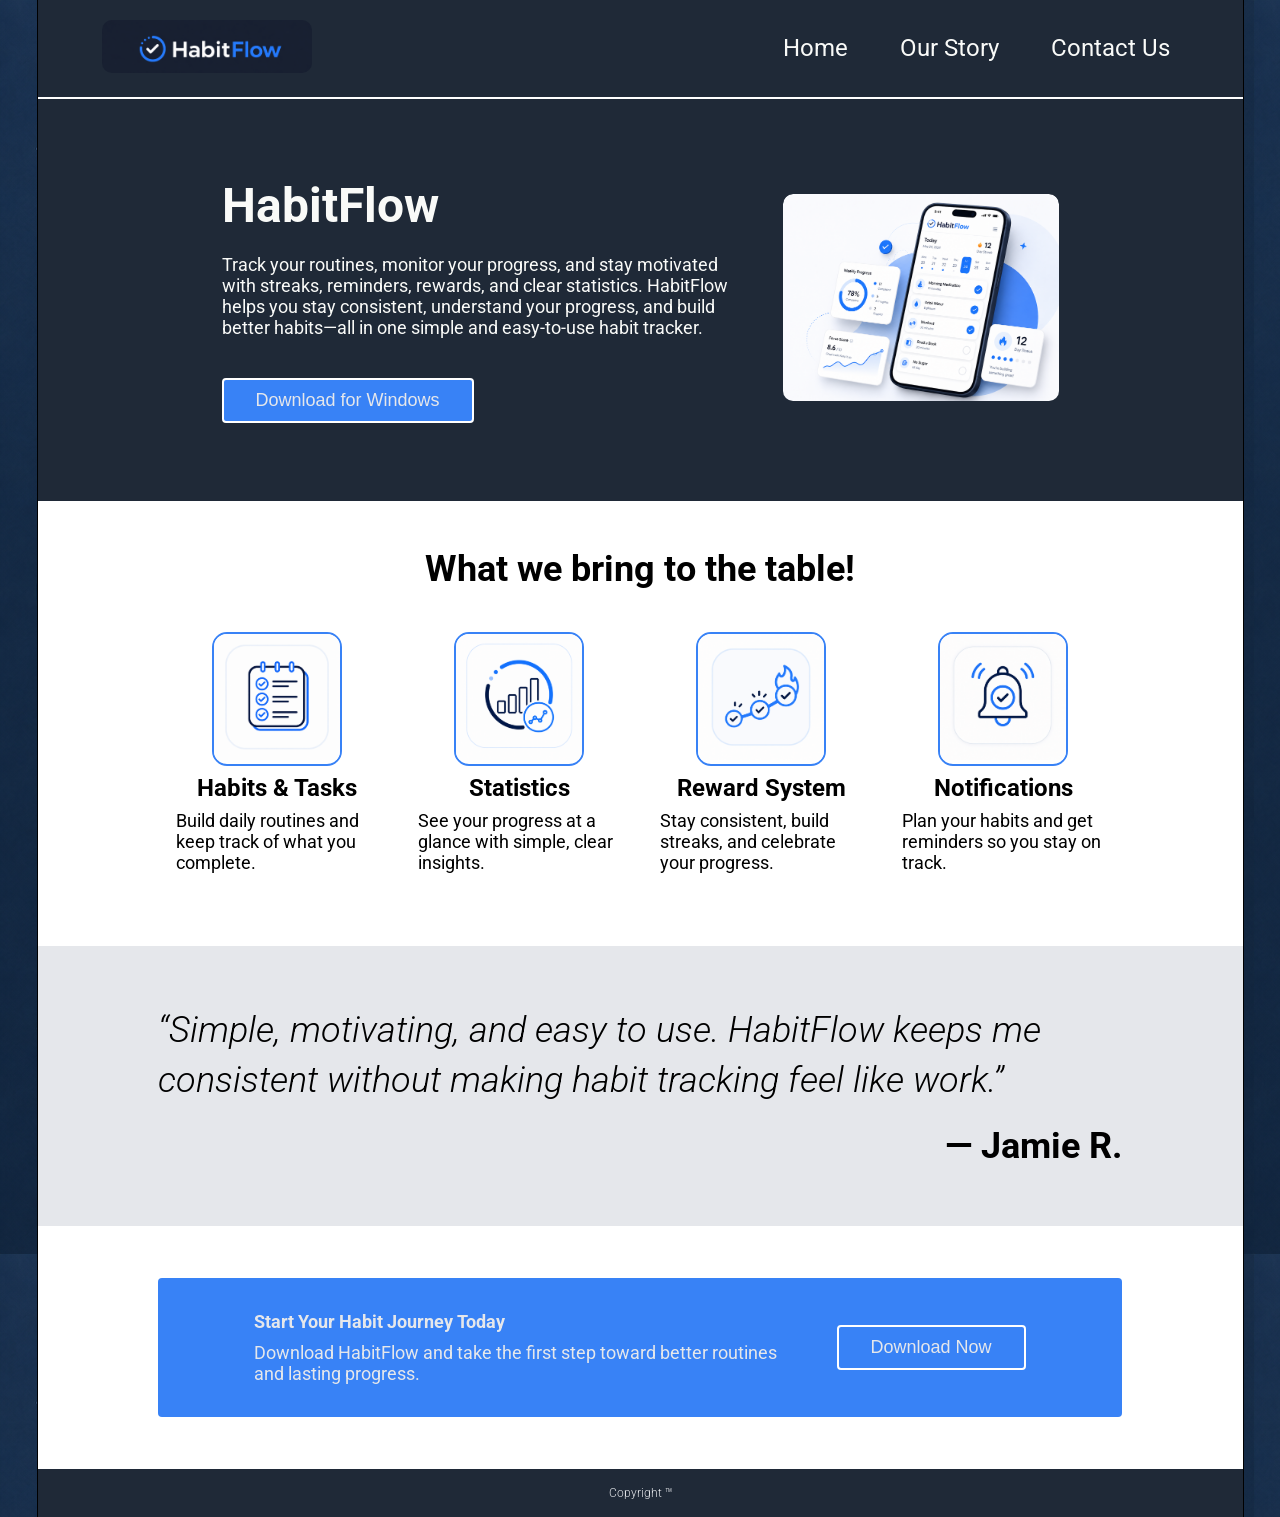
<file: index.html>
<!doctype html>
<html lang="en">
  <head>
    <meta charset="UTF-8" />
    <meta name="viewport" content="width=device-width, initial-scale=1.0" />

    <link rel="stylesheet" href="./stylesheet.css" />

    <link rel="stylesheet" href="./base.css" />
    <link rel="stylesheet" href="./index.css" />

    <link rel="preconnect" href="https://fonts.googleapis.com" />
    <link rel="preconnect" href="https://fonts.gstatic.com" crossorigin />

    <link
      href="https://fonts.googleapis.com/css2?family=Roboto:wght@400;500;600;700&display=swap"
      rel="stylesheet"
    />

    <title>Homepage</title>
  </head>

  <body>
    <header>
      <nav>
        <div class="nav-content">
          <a href="./index.html">
            <picture>
              <source srcset="./assets/default/logoImage2.webp" />
              <img src="./assets/fallback/logoImage2.png" alt="Brand logo" />
            </picture>
          </a>

                <ul class="nav-content__options">
                    <li>
                        <a href="./index.html">
                            <p>
                                Home
                            </p>
                        </a>
                    </li>
                    <li>
                        <a href="./ourStory.html">
                            <p>
                                Our Story
                            </p>
                        </a>
                    </li>
                    <li>
                        <a href="./contactUs.html">
                            <p>
                                Contact Us
                            </p>
                        </a>
                    </li>
                </ul>
                <input type="checkbox" id="ham-toggle" class="ham-toggle">

          <label for="ham-toggle" class="ham-btn-mobile">
            <picture>
              <source srcset="./assets/default/hamburgerIcon.webp" />
              <img src="./assets/fallback/hamburgerIcon.png" alt="Menu" />
            </picture>
          </label>
          <div class="ham-btn-mobile__dropdown-container">
            <ul class="ham-btn-mobile__dropdown">
              <li><a href="./index.html">Home</a></li>
              <li><a href="./ourStory.html">Our Story</a></li>
              <li><a href="./contactUs.html">Contact Us</a></li>
            </ul>
          </div>
        </div>
      </nav>
    </header>

    <main>
      <section class="section-hero">
        <article>
          <div class="section-hero__text-container">
            <h1>HabitFlow</h1>
            <p>
              Track your routines, monitor your progress, and stay motivated
              with streaks, reminders, rewards, and clear statistics. HabitFlow
              helps you stay consistent, understand your progress, and build
              better habits—all in one simple and easy-to-use habit tracker.
            </p>
            <button
              id="download-button"
              type="button"
              onclick="alert('Thank you for downloading HabitFlow!')"
            >
              <span>Download for Windows</span>
            </button>
          </div>
          <picture>
            <source srcset="./assets/default/mainProductImage.webp" />
            <img
              src="./assets/fallback/mainProductImage.png"
              alt="picture of the HabitFlow app on a smartphone"
            />
          </picture>
        </article>
      </section>
      <section class="section-features">
        <h2>What we bring to the table!</h2>
        <div class="section-features__content">
          <article>
            <picture>
              <source srcset="./assets/default/featureIconTasks.webp" />
              <img
                src="./assets/fallback/featureIconTasks.png"
                alt="icon of notepad"
              />
            </picture>
            <h3>Habits & Tasks</h3>
            <p>Build daily routines and keep track of what you complete.</p>
          </article>
          <article>
            <picture>
              <source srcset="./assets/default/featureIconStatistics.webp" />
              <img
                src="./assets/fallback/featureIconStatistics.png"
                alt="icon of notepad"
              />
            </picture>
            <h3>Statistics</h3>
            <p>See your progress at a glance with simple, clear insights.</p>
          </article>
          <article>
            <picture>
              <source srcset="./assets/default/featureIconStreak.webp" />
              <img
                src="./assets/fallback/featureIconStreak.png"
                alt="icon of notepad"
              />
            </picture>
            <h3>Reward System</h3>
            <p>Stay consistent, build streaks, and celebrate your progress.</p>
          </article>
          <article>
            <picture>
              <source srcset="./assets/default/featureIconNotifications.webp" />
              <img
                src="./assets/fallback/featureIconNotifications.png"
                alt="icon of notepad"
              />
            </picture>
            <h3>Notifications</h3>
            <p>Plan your habits and get reminders so you stay on track.</p>
          </article>
        </div>
      </section>
      <section class="section-quotes">
        <article>
          <p>
            “Simple, motivating, and easy to use. HabitFlow keeps me consistent
            without making habit tracking feel like work.”
          </p>
          <span>
            <strong>— Jamie R.</strong>
          </span>
        </article>
      </section>
      <section class="section-cta">
        <article>
          <div class="section-cta__text-container">
            <h3>Start Your Habit Journey Today</h3>
            <p>
              Download HabitFlow and take the first step toward better routines
              and lasting progress.
            </p>
          </div>
          <button
            id="download-button"
            type="button"
            onclick="alert('Thank you for downloading HabitFlow!')"
          >
            <span>Download Now</span>
          </button>
        </article>
      </section>
    </main>

    <footer>
      <span>Copyright ™</span>
    </footer>
  </body>
</html>
</file>
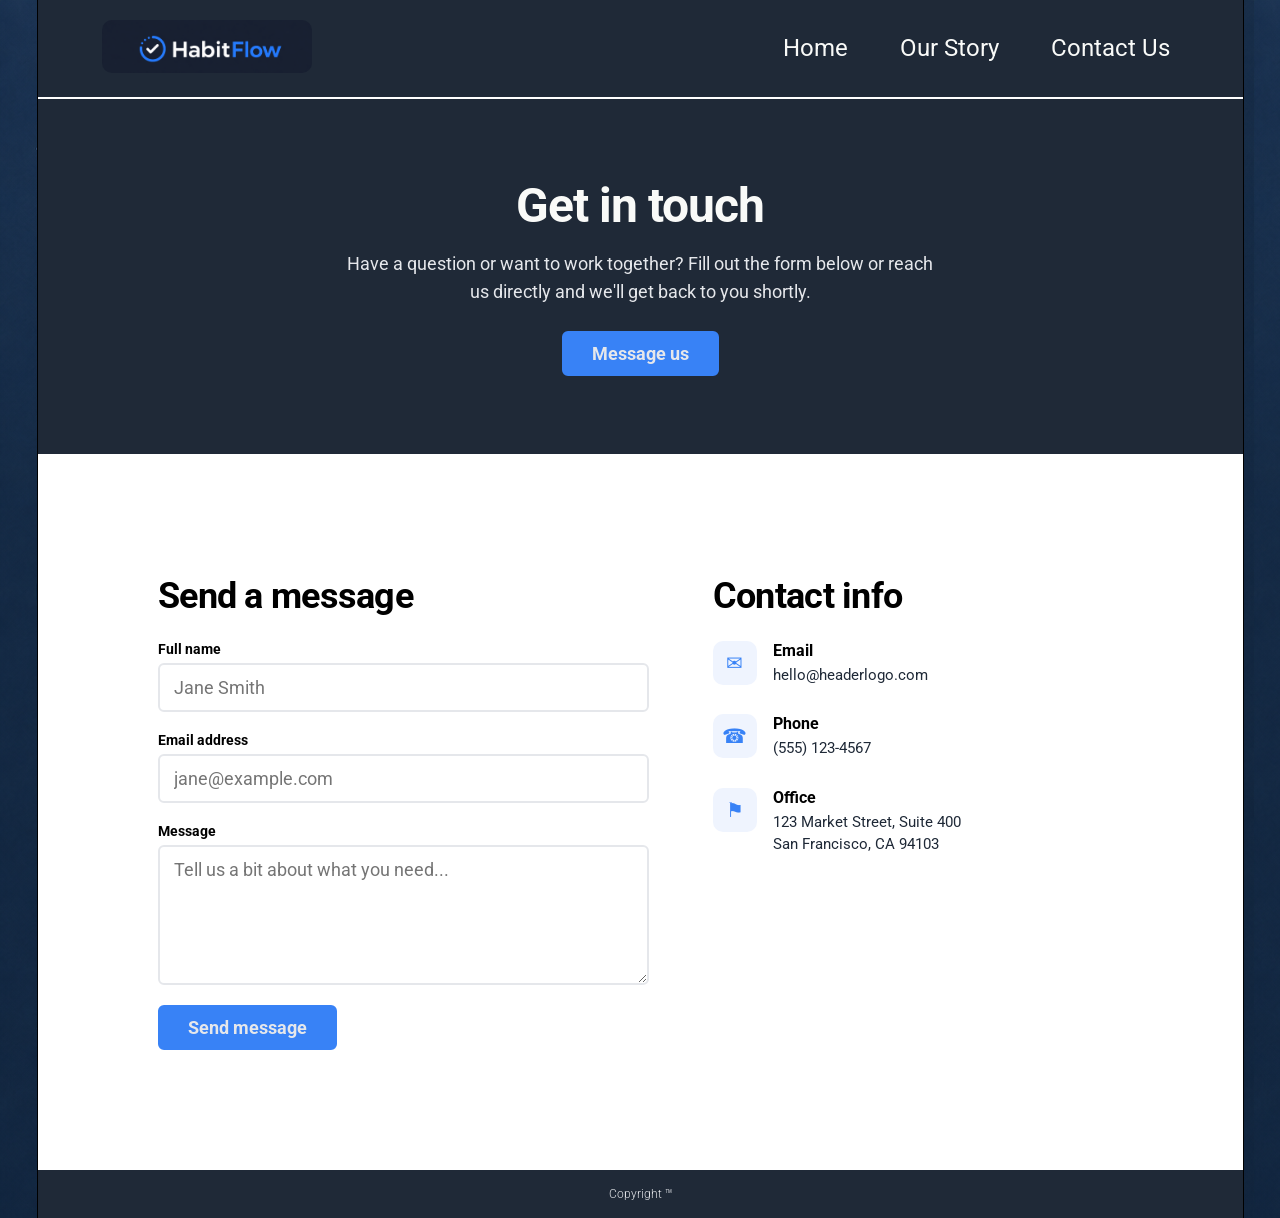
<file: contactUs.html>
<!doctype html>
<html lang="en">
  <head>
    <meta charset="UTF-8" />
    <meta name="viewport" content="width=device-width, initial-scale=1.0" />
    <title>Contact Us</title>

    <link rel="preconnect" href="https://fonts.googleapis.com" />
    <link rel="preconnect" href="https://fonts.gstatic.com" crossorigin />
    <link
      href="https://fonts.googleapis.com/css2?family=Roboto:wght@400;500;700;800&display=swap"
      rel="stylesheet"
    />

    <link rel="stylesheet" href="./base.css" />
    <link rel="stylesheet" href="./contactUs.css" />
  </head>
  <body>
    <header>
      <nav>
        <div class="nav-content">
          <a href="./index.html">
            <picture>
              <source srcset="./assets/default/logoImage2.webp" />
              <img src="./assets/fallback/logoImage2.png" alt="Brand logo" />
            </picture>
          </a>

          <ul class="nav-content__options">
            <li>
              <a href="./index.html">
                <p>Home</p>
              </a>
            </li>
            <li>
              <a href="./ourStory.html">
                <p>Our Story</p>
              </a>
            </li>
            <li>
              <a href="./contactUs.html">
                <p>Contact Us</p>
              </a>
            </li>
          </ul>

          <input type="checkbox" id="ham-toggle" class="ham-toggle" />

          <label for="ham-toggle" class="ham-btn-mobile">
            <picture>
              <source srcset="./assets/default/hamburgerIcon.webp" />
              <img src="./assets/fallback/hamburgerIcon.png" alt="Menu" />
            </picture>
          </label>
          <div class="ham-btn-mobile__dropdown-container">
            <ul class="ham-btn-mobile__dropdown">
              <li><a href="./index.html">Home</a></li>
              <li><a href="./ourStory.html">Our Story</a></li>
              <li><a href="./contactUs.html">Contact Us</a></li>
            </ul>
          </div>
        </div>
      </nav>
    </header>

    <main>
      <section class="page-hero">
        <h1>Get in touch</h1>
        <p>
          Have a question or want to work together? Fill out the form below or
          reach us directly and we'll get back to you shortly.
        </p>
        <a href="#message-form" class="page-hero__cta">Message us</a>
      </section>

      <section class="contact-wrap">
        <div class="contact-form">
          <h2>Send a message</h2>
          <form id="message-form">
            <div class="field">
              <label for="name">Full name</label>
              <input
                type="text"
                id="name"
                name="name"
                placeholder="Jane Smith"
                required
              />
            </div>
            <div class="field">
              <label for="email">Email address</label>
              <input
                type="email"
                id="email"
                name="email"
                placeholder="jane@example.com"
                required
              />
            </div>
            <div class="field">
              <label for="message">Message</label>
              <textarea
                id="message"
                name="message"
                placeholder="Tell us a bit about what you need..."
                required
              ></textarea>
            </div>
            <button type="submit" class="btn">Send message</button>
          </form>
        </div>

        <div class="contact-info">
          <h2>Contact info</h2>
          <div class="contact-info-item">
            <div class="icon">&#9993;</div>
            <div>
              <h4>Email</h4>
              <p>hello@headerlogo.com</p>
            </div>
          </div>
          <div class="contact-info-item">
            <div class="icon">&#9742;</div>
            <div>
              <h4>Phone</h4>
              <p>(555) 123-4567</p>
            </div>
          </div>
          <div class="contact-info-item">
            <div class="icon">&#9873;</div>
            <div>
              <h4>Office</h4>
              <p>123 Market Street, Suite 400<br />San Francisco, CA 94103</p>
            </div>
          </div>
        </div>
      </section>
    </main>

    <footer>
      <span>Copyright ™</span>
    </footer>
  </body>
</html>
</file>
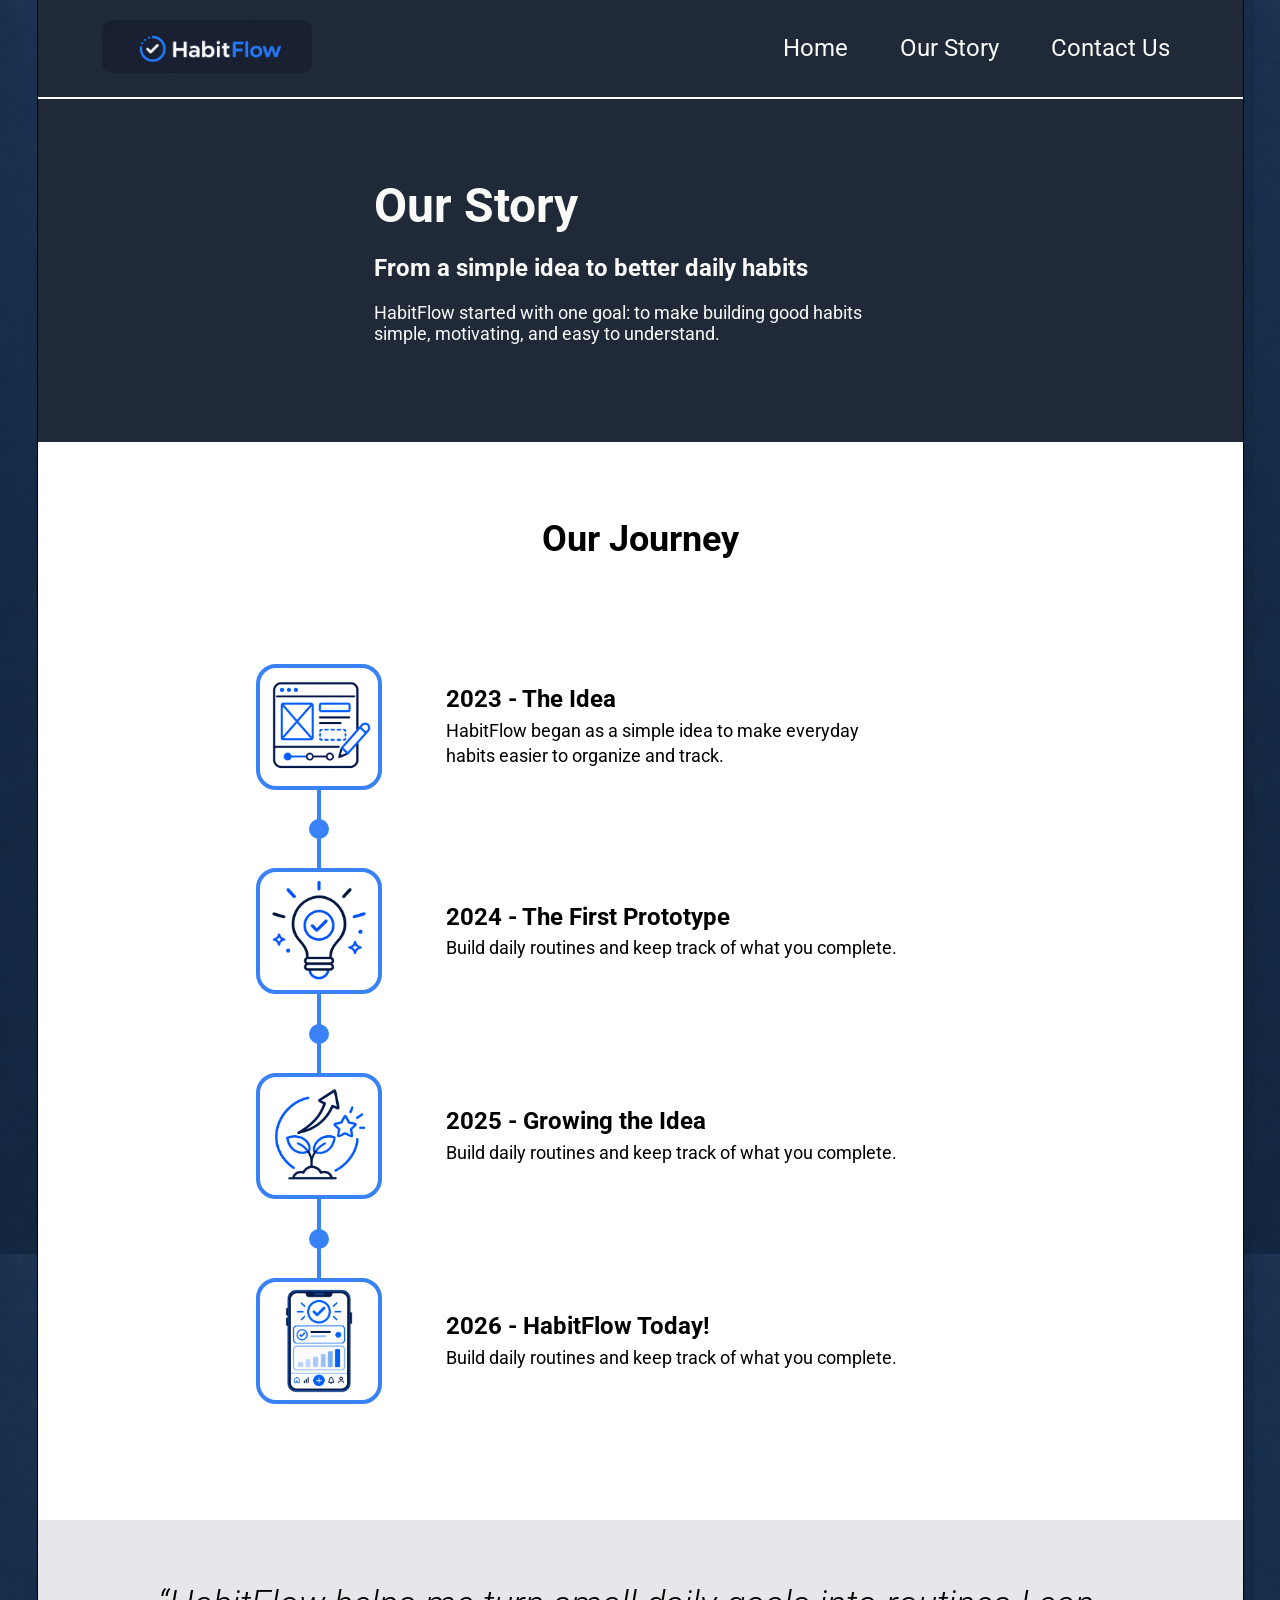
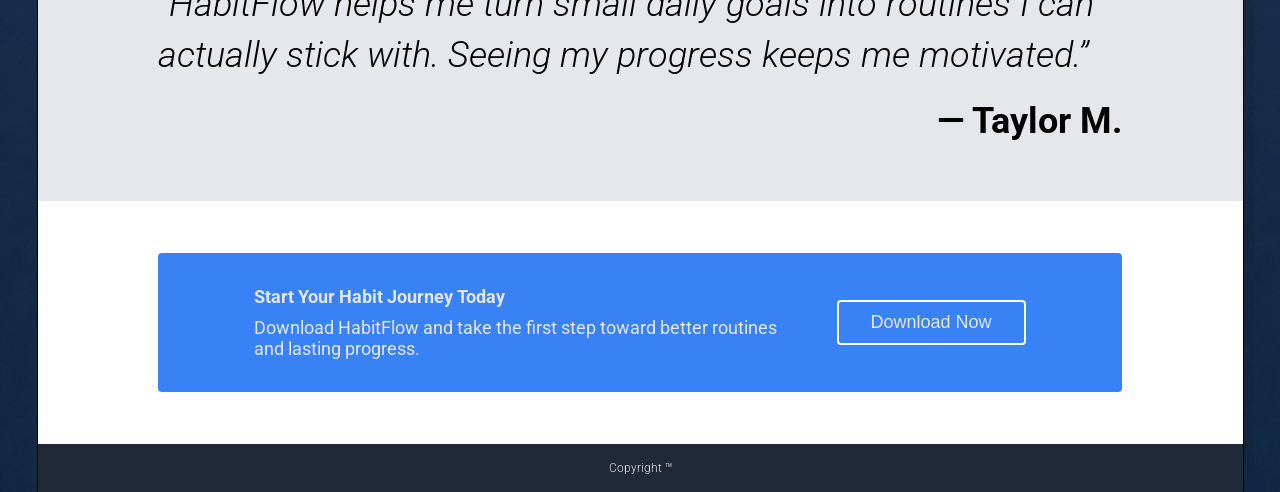
<file: ourStory.html>
<!doctype html>
<html lang="en">
  <head>
    <meta charset="UTF-8" />
    <meta name="viewport" content="width=device-width, initial-scale=1.0" />

        <link rel="stylesheet" href="./base.css">
    <link rel="stylesheet" href="./index.css">
    <link rel="stylesheet" href="./ourstory.css">

    <link rel="preconnect" href="https://fonts.googleapis.com" />
    <link rel="preconnect" href="https://fonts.gstatic.com" crossorigin />

    <link
      href="https://fonts.googleapis.com/css2?family=Roboto:wght@400;500;600;700&display=swap"
      rel="stylesheet"
    />

    <title>Our Story</title>
  </head>

  <body>
    <header>
      <nav>
        <div class="nav-content">
          <a href="./index.html">
            <picture>
              <source srcset="./assets/default/logoImage2.webp" />
              <img src="./assets/fallback/logoImage2.png" alt="Brand logo" />
            </picture>
          </a>

          <ul class="nav-content__options">
            <li>
              <a href="./index.html">
                <p>Home</p>
              </a>
            </li>
            <li>
              <a href="./ourStory.html">
                <p>Our Story</p>
              </a>
            </li>
             <li>
              <a href="./contactUs.html">
                <p>Contact Us</p>
              </a>
            </li>
          </ul>
          <input type="checkbox" id="ham-toggle" class="ham-toggle" />

          <label for="ham-toggle" class="ham-btn-mobile">
            <picture>
              <source srcset="./assets/default/hamburgerIcon.webp" />
              <img src="./assets/fallback/hamburgerIcon.png" alt="Menu" />
            </picture>
          </label>
          <div class="ham-btn-mobile__dropdown-container">
            <ul class="ham-btn-mobile__dropdown">
              <li><a href="./index.html">Home</a></li>
              <li><a href="./ourStory.html">Our Story</a></li>
              <li><a href="./contactUs.html">Contact Us</a></li>
            </ul>
          </div>
        </div>
      </nav>
    </header>

    <main>
      <section class="section-hero">
        <article>
          <div class="section-hero__text-container">
            <h1>Our Story</h1>
            <h2>From a simple idea to better daily habits</h2>
            <p>
              HabitFlow started with one goal: to make building good habits simple, motivating, and easy to understand.
            </p>
        </article>
      </section>
<section class="section-timeline">
  <h2>Our Journey</h2>

  <div class="section-timeline__content">
    <article>
      <picture>
        <source
          srcset="./assets/default/featureIconNotes.webp"
          type="image/webp"
        />
        <img
          src="./assets/fallback/featureIconNotes.png"
          alt="Illustration representing the HabitFlow idea"
        />
      </picture>

      <div class="section-timeline__text">
        <h3>2023 - The Idea</h3>
        <p>
          HabitFlow began as a simple idea to make everyday habits easier to
          organize and track.
        </p>
      </div>
    </article>

    <article>
      <picture>
        <source
          srcset="./assets/default/featureIconBulb.webp"
          type="image/webp"
        />
        <img
          src="./assets/fallback/featureIconBulb.png"
          alt="Illustration representing the first prototype"
        />
      </picture>

      <div class="section-timeline__text">
        <h3>2024 - The First Prototype</h3>
        <p>
          Build daily routines and keep track of what you complete.
        </p>
      </div>
    </article>

    <article>
      <picture>
        <source
          srcset="./assets/default/featureIconGrow.webp"
          type="image/webp"
        />
        <img
          src="./assets/fallback/featureIconGrow.png"
          alt="Illustration representing HabitFlow growth"
        />
      </picture>

      <div class="section-timeline__text">
        <h3>2025 - Growing the Idea</h3>
        <p>
          Build daily routines and keep track of what you complete.
        </p>
      </div>
    </article>

    <article>
      <picture>
        <source
          srcset="./assets/default/featureIconDashboard.webp"
          type="image/webp"
        />
        <img
          src="./assets/fallback/featureIconDashboard.png"
          alt="Illustration representing HabitFlow today"
        />
      </picture>

      <div class="section-timeline__text">
        <h3>2026 - HabitFlow Today!</h3>
        <p>
          Build daily routines and keep track of what you complete.
        </p>
      </div>
    </article>
  </div>
</section>
      <section class="section-quotes">
        <article>
          <p>
            “HabitFlow helps me turn small daily goals into routines I can actually stick with.
             Seeing my progress keeps me motivated.”
          </p>
          <span>
            <strong>— Taylor M.</strong>
          </span>
        </article>
      </section>
      <section class="section-cta">
        <article>
          <div class="section-cta__text-container">
            <h3>Start Your Habit Journey Today</h3>
            <p>
              Download HabitFlow and take the first step toward better routines
              and lasting progress.
            </p>
          </div>
          <button
            id="download-button"
            type="button"
            onclick="alert('Thank you for downloading HabitFlow!')"
          >
            <span>Download Now</span>
          </button>
        </article>
      </section>
    </main>

    <footer>
      <span>Copyright ™</span>
    </footer>
  </body>
</html>
</file>
<file: stylesheet.css>
* {
  margin: 0;
  padding: 0;
}

span,
h1,
h2,
h3,
a {
  white-space: nowrap;
}

/* SM */
@media (max-width: 600px) {
  h1,
  h2,
  h3 {
    white-space: wrap;
  }
}

:root {
    font-family: 'Roboto', sans-serif;
    --fontfamily-button: 'Inter', sans-serif;

  --bgcolor-dark: #1f2937;
  --bgcolor-quote: #e5e7eb;
  --bgcolor-blue: #3882f6;
  --bgcolor-default: white;

  --fontcolor-primary: black;
  --fontcolor-secondary: #e5e7eb;
  --fontcolor-hero: #f9faf8;
  --fontcolor-header: #f9faf8;
  --fontcolor-information: #1f2937;
  --fontcolor-quote: #1f2937;

  --btncolor-blue: #3882f6;
  --btncolor-blue-hover: #2053a5;
  --btncolor-blue-active: #153870;

  --btncolor-blue2: #1f2937;
  --btncolor-blue2-hover: #3a4d68;
  --btncolor-blue2-active: #090c11;

  --fontsize-card-h: 24px;
  --fontsize-card-p: 18px;
  --fontsize-button: 18px;
  --fontsize-footer-small: 12px;
  --fontsize-secondary: 18px;
  --fontsize-header: 24px;
  --fontsize-heading: 36px;
  --fontsize-information: 36px;
  --fontsize-quote: 36px;
  --fontsize-hero: 48px;

  --fontweight-light: 300;
  --fontweight-regular: 400;
  --fontweight-extrabold: 700;

  font-weight: 400;
}

picture {
  overflow: hidden;
}

html {
  background-image: url("./assets/bgpattern2.png");
}

body {
  width: 100%;
  max-width: 1205px;
  min-width: 627px;
  outline: 1px solid black;
  position: relative;
  margin-inline: auto;
}

/* SM */
@media (max-width: 600px) {
  body {
    min-width: 300px;
  }
}

header {
  width: 100%;
  position: sticky;
  top: 0;

  background-color: var(--bgcolor-dark);
}

nav {
  --padding-inline: 5vw;
  width: 100%;

  display: flex;
  justify-content: center;
  align-items: center;

  border-bottom: 2px solid white;
  padding-inline: var(--padding-inline);
  padding-block: 20px;
  position: relative;
  box-sizing: border-box;
}

.nav-content {
  width: 100%;
  height: fit-content;

  display: flex;
  justify-content: space-between;
  align-items: center;
}

.nav-content picture,
.nav-content img {
  max-width: 210px;
  height: auto;
  border-radius: 10px;
}

.nav-content__options {
  display: flex;
  column-gap: 34px;
}

/* SM */
@media (max-width: 600px) {
  .nav-content__options {
    display: none;
  }
}

.nav-content__options li {
  list-style: none;

  width: fit-content;
  height: fit-content;

  border: 1px solid transparent;

  padding-inline: 8px;
  padding-block: 4px;

  border-radius: 6px;
}

.nav-content__options li:hover {
  border: 1px solid white;
  background-color: var(--btncolor-blue2-hover);
}

.nav-content__options li:active {
  border: 1px solid white;
  background-color: var(--btncolor-blue2-active);
}

.nav-content__options li a {
  text-decoration: unset;

  font-size: var(--fontsize-header);
  color: var(--fontcolor-header);
}

/* MOBILE HAMBURGER */

.ham-toggle {
  display: none;
}

.ham-btn-mobile {
  aspect-ratio: 1 / 1;

  width: 60px;
  height: 60px;

  display: none;

  background-color: transparent;

  border: none;

  cursor: pointer;
}

.ham-btn-mobile picture,
.ham-btn-mobile img {
  width: 100%;
  height: 100%;
}

.ham-btn-mobile__dropdown-container {
  position: absolute;

  top: 100%;
  right: 0;

  width: fit-content;

  overflow: hidden;

  pointer-events: none;
}

.ham-btn-mobile__dropdown {
  background-color: var(--bgcolor-blue);

  list-style: none;

  padding-left: 50px;
  padding-right: 45px;
  padding-block: 40px;

  box-sizing: border-box;

  display: flex;
  flex-direction: column;

  gap: 13px;

  transform: translateY(-100%);

  transition: transform 0.4s ease;
}

.ham-btn-mobile__dropdown li a {
  text-decoration: none;
  color: var(--fontcolor-secondary);
  font-size: var(--fontsize-button);
}

@media (max-width: 600px) {
  .ham-btn-mobile {
    display: inline-flex;
  }

  .ham-toggle:checked ~ .ham-btn-mobile__dropdown-container {
    pointer-events: auto;
  }

  .ham-toggle:checked
    ~ .ham-btn-mobile__dropdown-container
    .ham-btn-mobile__dropdown {
    transform: translateY(0);
  }
}

/* MAIN */

main {
  width: 100%;

  --padding-inline: 10%;
}

/* HERO */

.section-hero {
  width: 100%;

  background-color: var(--bgcolor-dark);

  padding-inline: var(--padding-inline);
  padding-block: 78px;

  box-sizing: border-box;
}

.section-hero article {
  width: 100%;

  display: flex;
  justify-content: center;
  align-items: center;

  flex-wrap: wrap;

  gap: 28px;

  color: var(--fontcolor-hero);
}

.section-hero__text-container {
  width: 100%;
  max-width: 533px;

  display: flex;
  flex-direction: column;

  align-items: flex-start;
  justify-content: center;

  row-gap: 20px;
}

.section-hero article picture,
.section-hero article img {
  width: 100%;
  max-width: 276px;
  min-width: 260px;

  height: auto;

  border-radius: 10px;
}

.section-hero__text-container h1 {
  font-size: var(--fontsize-hero);
  font-weight: var(--fontweight-extrabold);
}

.section-hero__text-container p {
  font-size: var(--fontsize-secondary);
  font-weight: var(--fontweight-regular);
  margin-bottom: 20px;
}

/* DOWNLOAD BUTTON */

#download-button {
  appearance: none;

  font: inherit;

  color: var(--fontcolor-secondary);

  background-color: var(--btncolor-blue);

  padding-inline: 32px;
  padding-block: 10px;

  border-radius: 4px;

  border: 2px solid white;
}

#download-button span {
    font-family: var(--fontfamily-button);
    font-size: var(--fontsize-button);
    color: var(--fontcolor-secondary);
}

#download-button:hover {
  cursor: pointer;

  background-color: var(--btncolor-blue-hover);
}

#download-button:active {
  background-color: var(--btncolor-blue-active);
}

/* FEATURES */

.section-features {
  width: 100%;

  display: flex;
  flex-direction: column;

  justify-content: center;
  align-items: center;

  padding-inline: var(--padding-inline);

  padding-top: 47px;
  padding-bottom: 73px;

  box-sizing: border-box;

  row-gap: 42px;

  background-color: var(--bgcolor-default);
}

.section-features h2 {
  color: var(--fontcolor-primary);

  font-size: var(--fontsize-heading);
}

.section-features__content {
  width: 100%;

  display: flex;

  justify-content: center;
  align-items: center;

  flex-wrap: wrap;

  gap: 40px;
}

.section-features__content article {
  width: 202px;

  display: flex;
  flex-direction: column;

  align-items: center;
  justify-content: center;

  row-gap: 8px;
}

.section-features__content article picture,
.section-features__content article img {
  max-width: 126px;

  height: auto;
}

.section-features__content article picture {
  border-radius: 15px;

  border: 2px solid var(--btncolor-blue);
}

.section-features__content article h3 {
  color: var(--fontcolor-primary);

  font-size: var(--fontsize-card-h);
  font-weight: var(--fontweight-extrabold);
}

.section-features__content article p {
  color: var(--fontcolor-primary);

  font-size: var(--fontsize-card-p);
  font-weight: var(--fontweight-regular);
}

/* QUOTES */

.section-quotes {
  width: 100%;

  display: flex;

  justify-content: center;
  align-items: center;

  background-color: var(--bgcolor-quote);

  padding-block: 59px;
  padding-inline: var(--padding-inline);

  box-sizing: border-box;
}

.section-quotes article {
  width: 100%;

  display: flex;
  flex-direction: column;

  row-gap: 20px;
}

.section-quotes article p {
  font-size: var(--fontsize-quote);
  font-weight: var(--fontweight-light);

  font-style: italic;

  line-height: 140%;
}

.section-quotes article span {
  font-size: var(--fontsize-quote);

  align-self: flex-end;
}

/* CTA */

.section-cta {
  width: 100%;

  display: flex;

  justify-content: center;
  align-items: center;

  padding-inline: var(--padding-inline);
  padding-block: 52px;

  box-sizing: border-box;

  background-color: var(--bgcolor-default);
}

.section-cta article {
  width: 100%;

  display: flex;

  justify-content: space-between;
  align-items: center;

  flex-wrap: wrap;

  row-gap: 20px;

  background-color: var(--bgcolor-blue);

  border-radius: 4px;

  padding-inline: 10%;
  padding-block: 33px;

  box-sizing: border-box;
}

.section-cta__text-container {
  display: flex;
  flex-direction: column;

  row-gap: 10px;

  max-width: 69%;
}

.section-cta__text-container h3,
.section-cta__text-container p {
  color: var(--fontcolor-secondary);
}

.section-cta__text-container h3 {
  font-size: var(--fontsize-secondary);
  font-weight: var(--fontweight-extrabold);
}

.section-cta__text-container p {
  font-size: var(--fontsize-secondary);
  font-weight: var(--fontweight-regular);
}

/* FOOTER */

footer {
  width: 100%;

  padding-inline: var(--padding-inline);
  padding-block: 17px;

  display: flex;

  justify-content: center;
  align-items: center;

  background-color: var(--bgcolor-dark);
}

footer span {
  color: var(--fontcolor-secondary);

  font-size: var(--fontsize-footer-small);
  font-weight: var(--fontweight-light);
}
</file>
<file: base.css>
* {
  margin: 0;
  padding: 0;
}

span,
h1,
h2,
h3,
a {
  white-space: nowrap;
}

/* SM */
@media (max-width: 600px) {
  h1,
  h2,
  h3 {
    white-space: wrap;
  }
}

:root {
    font-family: 'Roboto', sans-serif;
    --fontfamily-button: 'Inter', sans-serif;

  --bgcolor-dark: #1f2937;
  --bgcolor-quote: #e5e7eb;
  --bgcolor-blue: #3882f6;
  --bgcolor-default: white;

  --fontcolor-primary: black;
  --fontcolor-secondary: #e5e7eb;
  --fontcolor-hero: #f9faf8;
  --fontcolor-header: #f9faf8;
  --fontcolor-information: #1f2937;
  --fontcolor-quote: #1f2937;

  --btncolor-blue: #3882f6;
  --btncolor-blue-hover: #2053a5;
  --btncolor-blue-active: #153870;

  --btncolor-blue2: #1f2937;
  --btncolor-blue2-hover: #3a4d68;
  --btncolor-blue2-active: #090c11;

  --fontsize-card-h: 24px;
  --fontsize-card-p: 18px;
  --fontsize-button: 18px;
  --fontsize-footer-small: 12px;
  --fontsize-secondary: 18px;
  --fontsize-header: 24px;
  --fontsize-heading: 36px;
  --fontsize-information: 36px;
  --fontsize-quote: 36px;
  --fontsize-hero: 48px;

  --fontweight-light: 300;
  --fontweight-regular: 400;
  --fontweight-extrabold: 700;

  font-weight: 400;
}

html {
    background-image: url("./assets/bgpattern2.png");
}



body {
    width: 100%;
    max-width: 1205px;
    min-width: 627px;
    outline: 1px solid black;
    position: relative;
    margin-inline: auto;
}

/* SM */
@media (max-width: 600px) {
    body {
        min-width: 300px;
    }
}

picture {
    overflow: hidden;
}

header {
    width: 100%;
    position: sticky;
    top: 0;

    background-color: var(--bgcolor-dark);
    z-index: 2;

}

nav {
    --padding-inline: 5vw;
    width: 100%;

    display: flex;
    justify-content: center;
    align-items: center;

    border-bottom: 2px solid white;
    padding-inline: var(--padding-inline);
    padding-block: 20px;
    position: relative;
    box-sizing: border-box;
}

.nav-content {


    width: 100%;
    height: fit-content;

    display: flex;
    justify-content: space-between;
    align-items: center;



    
}

.nav-content picture,
.nav-content img {
    max-width: 210px;
    height: auto;
    border-radius: 10px;
}

.nav-content__options {
    display: flex;
    column-gap: 34px;
}

/* SM */
@media (max-width: 600px) {
    .nav-content__options {
        display: none;
    }
}

.nav-content__options li {
    list-style: none;

    width: fit-content;
    height: fit-content;

    border: 1px solid transparent;

    padding-inline: 8px;
    padding-block: 4px;

    border-radius: 6px;
}

.nav-content__options li:hover {
    border: 1px solid white;
    background-color: var(--btncolor-blue2-hover);
}

.nav-content__options li:active {
    border: 1px solid white;
    background-color: var(--btncolor-blue2-active);
}

.nav-content__options li a {
    text-decoration: unset;

    font-size: var(--fontsize-header);
    color: var(--fontcolor-header);
}


/* MOBILE HAMBURGER */

.ham-toggle {
    display: none;
}

.ham-btn-mobile {
    aspect-ratio: 1 / 1;

    width: 60px;
    height: 60px;

    display: none;

    background-color: transparent;

    border: none;

    cursor: pointer;
}

.ham-btn-mobile picture,
.ham-btn-mobile img {
    width: 100%;
    height: 100%;
}



.ham-btn-mobile__dropdown-container {
    position: absolute;

    top: 100%;
    right: 0;

    width: fit-content;

    overflow: hidden;

    pointer-events: none;
}



.ham-btn-mobile__dropdown {
    background-color: var(--bgcolor-blue);

    list-style: none;

    padding-left: 50px;
    padding-right: 45px;
    padding-block: 40px;

    box-sizing: border-box;

    display: flex;
    flex-direction: column;

    gap: 13px;

    transform: translateY(-100%);

    transition: transform 0.4s ease;
}

.ham-btn-mobile__dropdown li a {
    text-decoration: none;
    color: var(--fontcolor-secondary);
    font-size: var(--fontsize-button);
}



@media (max-width: 600px) {

    .ham-btn-mobile {
        display: inline-flex;
    }

    .ham-toggle:checked~.ham-btn-mobile__dropdown-container {
        pointer-events: auto;
    }

    .ham-toggle:checked~.ham-btn-mobile__dropdown-container .ham-btn-mobile__dropdown {

        transform: translateY(0);
    }
}

/* FOOTER */

footer {
    width: 100%;

    padding-inline: var(--padding-inline);
    padding-block: 17px;

    display: flex;

    justify-content: center;
    align-items: center;

    background-color: var(--bgcolor-dark);
}

footer span {
    color: var(--fontcolor-secondary);

    font-size: var(--fontsize-footer-small);
    font-weight: var(--fontweight-light);
}

/* MAIN */

main {
    width: 100%;

    --padding-inline: 10%;
}
</file>
<file: index.css>
/* HERO */

.section-hero {
  width: 100%;

  background-color: var(--bgcolor-dark);

  padding-inline: var(--padding-inline);
  padding-block: 78px;

  box-sizing: border-box;
}

.section-hero article {
  width: 100%;

  display: flex;
  justify-content: center;
  align-items: center;

  flex-wrap: wrap;

  gap: 28px;

  color: var(--fontcolor-hero);
}

.section-hero__text-container {
  width: 100%;
  max-width: 533px;

  display: flex;
  flex-direction: column;

  align-items: flex-start;
  justify-content: center;

  row-gap: 20px;
}

.section-hero article picture,
.section-hero article img {
  width: 100%;
  max-width: 276px;
  min-width: 260px;

  height: auto;

  border-radius: 10px;
}

.section-hero__text-container h1 {
  font-size: var(--fontsize-hero);
  font-weight: var(--fontweight-extrabold);
}

.section-hero__text-container p {
  font-size: var(--fontsize-secondary);
  font-weight: var(--fontweight-regular);
  margin-bottom: 20px;
}

/* DOWNLOAD BUTTON */

#download-button {
  appearance: none;

  font: inherit;

  color: var(--fontcolor-secondary);

  background-color: var(--btncolor-blue);

  padding-inline: 32px;
  padding-block: 10px;

  border-radius: 4px;

  border: 2px solid white;
}

#download-button span {
  font-family: var(--fontfamily-button);
  font-size: var(--fontsize-button);
  color: var(--fontcolor-secondary);
}

#download-button:hover {
  cursor: pointer;

  background-color: var(--btncolor-blue-hover);
}

#download-button:active {
  background-color: var(--btncolor-blue-active);
}

/* FEATURES */

.section-features {
  width: 100%;

  display: flex;
  flex-direction: column;

  justify-content: center;
  align-items: center;

  padding-inline: var(--padding-inline);

  padding-top: 47px;
  padding-bottom: 73px;

  box-sizing: border-box;

  row-gap: 42px;

  background-color: var(--bgcolor-default);
}

.section-features h2 {
  color: var(--fontcolor-primary);

  font-size: var(--fontsize-heading);
}

.section-features__content {
  width: 100%;

  display: flex;

  justify-content: center;
  align-items: center;

  flex-wrap: wrap;

  gap: 40px;
}

.section-features__content article {
  width: 202px;

  display: flex;
  flex-direction: column;

  align-items: center;
  justify-content: center;

  row-gap: 8px;
}

.section-features__content article picture,
.section-features__content article img {
  max-width: 126px;

  height: auto;
}

.section-features__content article picture {
  border-radius: 15px;

  border: 2px solid var(--btncolor-blue);
}

.section-features__content article h3 {
  color: var(--fontcolor-primary);

  font-size: var(--fontsize-card-h);
  font-weight: var(--fontweight-extrabold);
}

.section-features__content article p {
  color: var(--fontcolor-primary);

  font-size: var(--fontsize-card-p);
  font-weight: var(--fontweight-regular);
}

/* QUOTES */

.section-quotes {
  width: 100%;

  display: flex;

  justify-content: center;
  align-items: center;

  background-color: var(--bgcolor-quote);

  padding-block: 59px;
  padding-inline: var(--padding-inline);

  box-sizing: border-box;
}

.section-quotes article {
  width: 100%;

  display: flex;
  flex-direction: column;

  row-gap: 20px;
}

.section-quotes article p {
  font-size: var(--fontsize-quote);
  font-weight: var(--fontweight-light);

  font-style: italic;

  line-height: 140%;
}

.section-quotes article span {
  font-size: var(--fontsize-quote);

  align-self: flex-end;
}

/* CTA */

.section-cta {
  width: 100%;

  display: flex;

  justify-content: center;
  align-items: center;

  padding-inline: var(--padding-inline);
  padding-block: 52px;

  box-sizing: border-box;

  background-color: var(--bgcolor-default);
}

.section-cta article {
  width: 100%;

  display: flex;

  justify-content: space-between;
  align-items: center;

  flex-wrap: wrap;

  row-gap: 20px;

  background-color: var(--bgcolor-blue);

  border-radius: 4px;

  padding-inline: 10%;
  padding-block: 33px;

  box-sizing: border-box;
}

.section-cta__text-container {
  display: flex;
  flex-direction: column;

  row-gap: 10px;

  max-width: 69%;
}

.section-cta__text-container h3,
.section-cta__text-container p {
  color: var(--fontcolor-secondary);
}

.section-cta__text-container h3 {
  font-size: var(--fontsize-secondary);
  font-weight: var(--fontweight-extrabold);
}

.section-cta__text-container p {
  font-size: var(--fontsize-secondary);
  font-weight: var(--fontweight-regular);
}
</file>
<file: contactUs.css>
/* ===== Contact page layout ===== */

button,
input,
textarea,
select {
  font: inherit;
}

.wrap {
  max-width: var(--max-width);
  margin: 0 auto;
  padding: 0 24px;
}

.page-hero {
  background: var(--bgcolor-dark);
  padding-inline: var(--padding-inline);
  padding-block: 78px;
  text-align: center;
}

.page-hero h1 {
  font-size: var(--fontsize-hero);
  font-weight: var(--fontweight-extrabold);
  color: var(--fontcolor-hero);
  margin-bottom: 16px;
  letter-spacing: -0.02em;
}

.page-hero p {
  font-size: var(--fontsize-secondary);
  color: var(--fontcolor-secondary);
  max-width: 60ch;
  margin: 0 auto;
  line-height: 1.6;
}

.page-hero__cta {
  display: inline-block;
  margin-top: 24px;
  background: var(--btncolor-blue);
  color: var(--fontcolor-secondary);
  text-decoration: none;
  font-size: var(--fontsize-button);
  font-weight: var(--fontweight-extrabold);
  padding: 10px 28px;
  border-radius: 6px;
  border: 2px solid var(--btncolor-blue);
}

.page-hero__cta:hover {
  background: var(--btncolor-blue-hover);
  border-color: var(--btncolor-blue-hover);
}

.contact-wrap {
  background-color: var(--bgcolor-default);
  max-width: var(--max-width);
  margin: 0 auto;
  padding: var(--padding-inline);
  display: flex;
  gap: 64px;
  flex-wrap: wrap;
}

.contact-form {
  flex: 1.2;
  min-width: 300px;
  max-width: 100%;
}

.contact-info {
  flex: 1;
  min-width: 260px;
  max-width: 100%;
}

.contact-form form {
  width: 100%;
  max-width: 100%;
  box-sizing: border-box;
}

.contact-form h2,
.contact-info h2 {
  font-size: var(--fontsize-heading);
  font-weight: var(--fontweight-extrabold);
  color: var(--fontcolor-primary);
  margin-bottom: 24px;
  letter-spacing: -0.02em;
}

.field {
  margin-bottom: 20px;
  width: 100%;
}

.field label {
  display: block;
  font-size: 14px;
  font-weight: var(--fontweight-extrabold);
  color: var(--fontcolor-primary);
  margin-bottom: 6px;
}

.field input,
.field textarea {
  display: block;
  width: 100%;
  max-width: 100%;
  box-sizing: border-box;
  font-size: var(--fontsize-secondary);
  color: var(--fontcolor-primary);
  padding: 12px 14px;
  border: 2px solid var(--bgcolor-quote);
  border-radius: 6px;
  background: var(--bgcolor-default);
}

.field input:focus,
.field textarea:focus {
  outline: none;
  border-color: var(--bgcolor-blue);
}

.field textarea {
  resize: vertical;
  min-height: 140px;
}

.btn {
  display: inline-block;
  background: var(--btncolor-blue);
  color: var(--fontcolor-secondary);
  font-size: var(--fontsize-button);
  font-weight: var(--fontweight-extrabold);
  padding: 10px 28px;
  border-radius: 6px;
  border: 2px solid var(--btncolor-blue);
  cursor: pointer;
  transition:
    background 0.15s ease,
    transform 0.1s ease;
}

.btn:hover {
  background: var(--btncolor-blue-hover);
  border-color: var(--btncolor-blue-hover);
}

.btn:active {
  transform: translateY(1px);
}

.contact-info-item {
  display: flex;
  gap: 16px;
  align-items: flex-start;
  margin-bottom: 28px;
}

.contact-info-item .icon {
  width: 44px;
  height: 44px;
  border-radius: 10px;
  background: #eff4fe;
  color: var(--bgcolor-blue);
  display: flex;
  align-items: center;
  justify-content: center;
  font-size: 20px;
  flex-shrink: 0;
}

.contact-info-item h4 {
  font-size: 16px;
  color: var(--fontcolor-primary);
  margin-bottom: 4px;
}

.contact-info-item p {
  font-size: 15px;
  color: var(--fontcolor-information);
  line-height: 1.5;
}
</file>
<file: ourstory.css>
/* TIMELINE */

.section-timeline {
  --timeline-icon-size: clamp(5rem, 10vw, 7.875rem);
  --timeline-icon-radius: 1.25rem;
  --timeline-line-width: 0.25rem;
  --timeline-dot-size: 1.25rem;
  --timeline-item-height: clamp(9.5rem, 16vw, 12.8rem);
  --timeline-content-gap: clamp(1.5rem, 5vw, 4.5rem);
  --timeline-section-gap: clamp(2.5rem, 5vw, 4.5rem);
  --timeline-section-padding: clamp(3rem, 6vw, 5.5rem);

  position: relative;
  z-index: 1;
  width: 100%;
  display: flex;
  flex-direction: column;
  align-items: center;
  justify-content: center;
  padding-inline: var(--padding-inline);
  padding-block: var(--timeline-section-padding);
  box-sizing: border-box;
  gap: var(--timeline-section-gap);
  background-color: var(--bgcolor-default);
}

.section-timeline h2 {
  margin: 0;
  color: var(--fontcolor-primary);
  font-size: var(--fontsize-heading);
  font-weight: var(--fontweight-extrabold);
  text-align: center;
}

/* TIMELINE CONTENT */

.section-timeline__content {
  position: relative;
  width: 100%;
  max-width: 48rem;
  display: flex;
  flex-direction: column;
  margin-inline: auto;
}

/* VERTICAL LINE */

.section-timeline__content::before {
  content: "";
  position: absolute;
  top: calc(var(--timeline-icon-size) / 2);
  bottom: calc(var(--timeline-icon-size) / 2);
  left: calc((var(--timeline-icon-size) - var(--timeline-line-width)) / 2);
  width: var(--timeline-line-width);
  border-radius: var(--timeline-line-width);
  background-color: var(--btncolor-blue);
  z-index: 0;
}

/* TIMELINE ITEM */

.section-timeline__content article {
  position: relative;
  width: 100%;
  min-height: var(--timeline-item-height);
  display: flex;
  align-items: center;
  gap: var(--timeline-content-gap);
  margin: 0;
  padding: 0;
}

/* TIMELINE DOT */

.section-timeline__content article::after {
  content: "";
  position: absolute;
  left: calc((var(--timeline-icon-size) - var(--timeline-dot-size)) / 2);
  bottom: calc(var(--timeline-dot-size) / -2);
  width: var(--timeline-dot-size);
  aspect-ratio: 1;
  border-radius: 50%;
  background-color: var(--btncolor-blue);
  z-index: 3;
}

.section-timeline__content article:last-child::after {
  display: none;
}

/* IMAGE */

.section-timeline__content article picture {
  position: relative;
  flex: 0 0 var(--timeline-icon-size);
  width: var(--timeline-icon-size);
  aspect-ratio: 1;
  display: flex;
  align-items: center;
  justify-content: center;
  margin: 0;
  box-sizing: border-box;
  border: var(--timeline-line-width) solid var(--btncolor-blue);
  border-radius: var(--timeline-icon-radius);
  background-color: var(--bgcolor-default);
  overflow: hidden;
  z-index: 2;
}

.section-timeline__content article img {
  display: block;
  width: 92%;
  height: auto;
  object-fit: contain;
}

/* TEXT */

.section-timeline__text {
  flex: 1;
  min-width: 0;
  display: flex;
  flex-direction: column;
  align-items: flex-start;
  justify-content: center;

  gap: 0.25rem;
}

.section-timeline__content article h3 {
  margin: 0;
  color: var(--fontcolor-primary);
  font-size: var(--fontsize-card-h);
  font-weight: var(--fontweight-extrabold);
  line-height: 1.2;
  text-align: left;
}

.section-timeline__content article p {
  width: 100%;
  max-width: 29rem;
  margin: 0;
  color: var(--fontcolor-primary);
  font-size: var(--fontsize-card-p);
  font-weight: var(--fontweight-regular);
  line-height: 1.4;
  text-align: left;
}

/* TABLET */

@media (max-width: 48rem) {
  .section-timeline {
    --timeline-icon-size: clamp(5rem, 14vw, 6.5rem);
    --timeline-dot-size: 1rem;
    --timeline-item-height: clamp(8.5rem, 22vw, 11rem);
    --timeline-content-gap: clamp(1.5rem, 5vw, 2.5rem);
    --timeline-section-gap: 3rem;
  }
}

/* MOBILE */

@media (max-width: 32.5rem) {
  .section-timeline {
    --timeline-icon-size: clamp(4rem, 20vw, 5rem);
    --timeline-line-width: 0.1875rem;
    --timeline-dot-size: 0.875rem;
    --timeline-icon-radius: 0.875rem;
    --timeline-item-height: clamp(8rem, 36vw, 9.5rem);
    --timeline-content-gap: clamp(1rem, 5vw, 1.5rem);
    --timeline-section-gap: 2.5rem;
    --timeline-section-padding: 2.75rem;
  }

  .section-timeline__content article h3 {
    font-size: clamp(1rem, 4.5vw, 1.125rem);
  }

  .section-timeline__content article p {
    font-size: clamp(0.875rem, 3.8vw, 1rem);
  }
}
</file>
